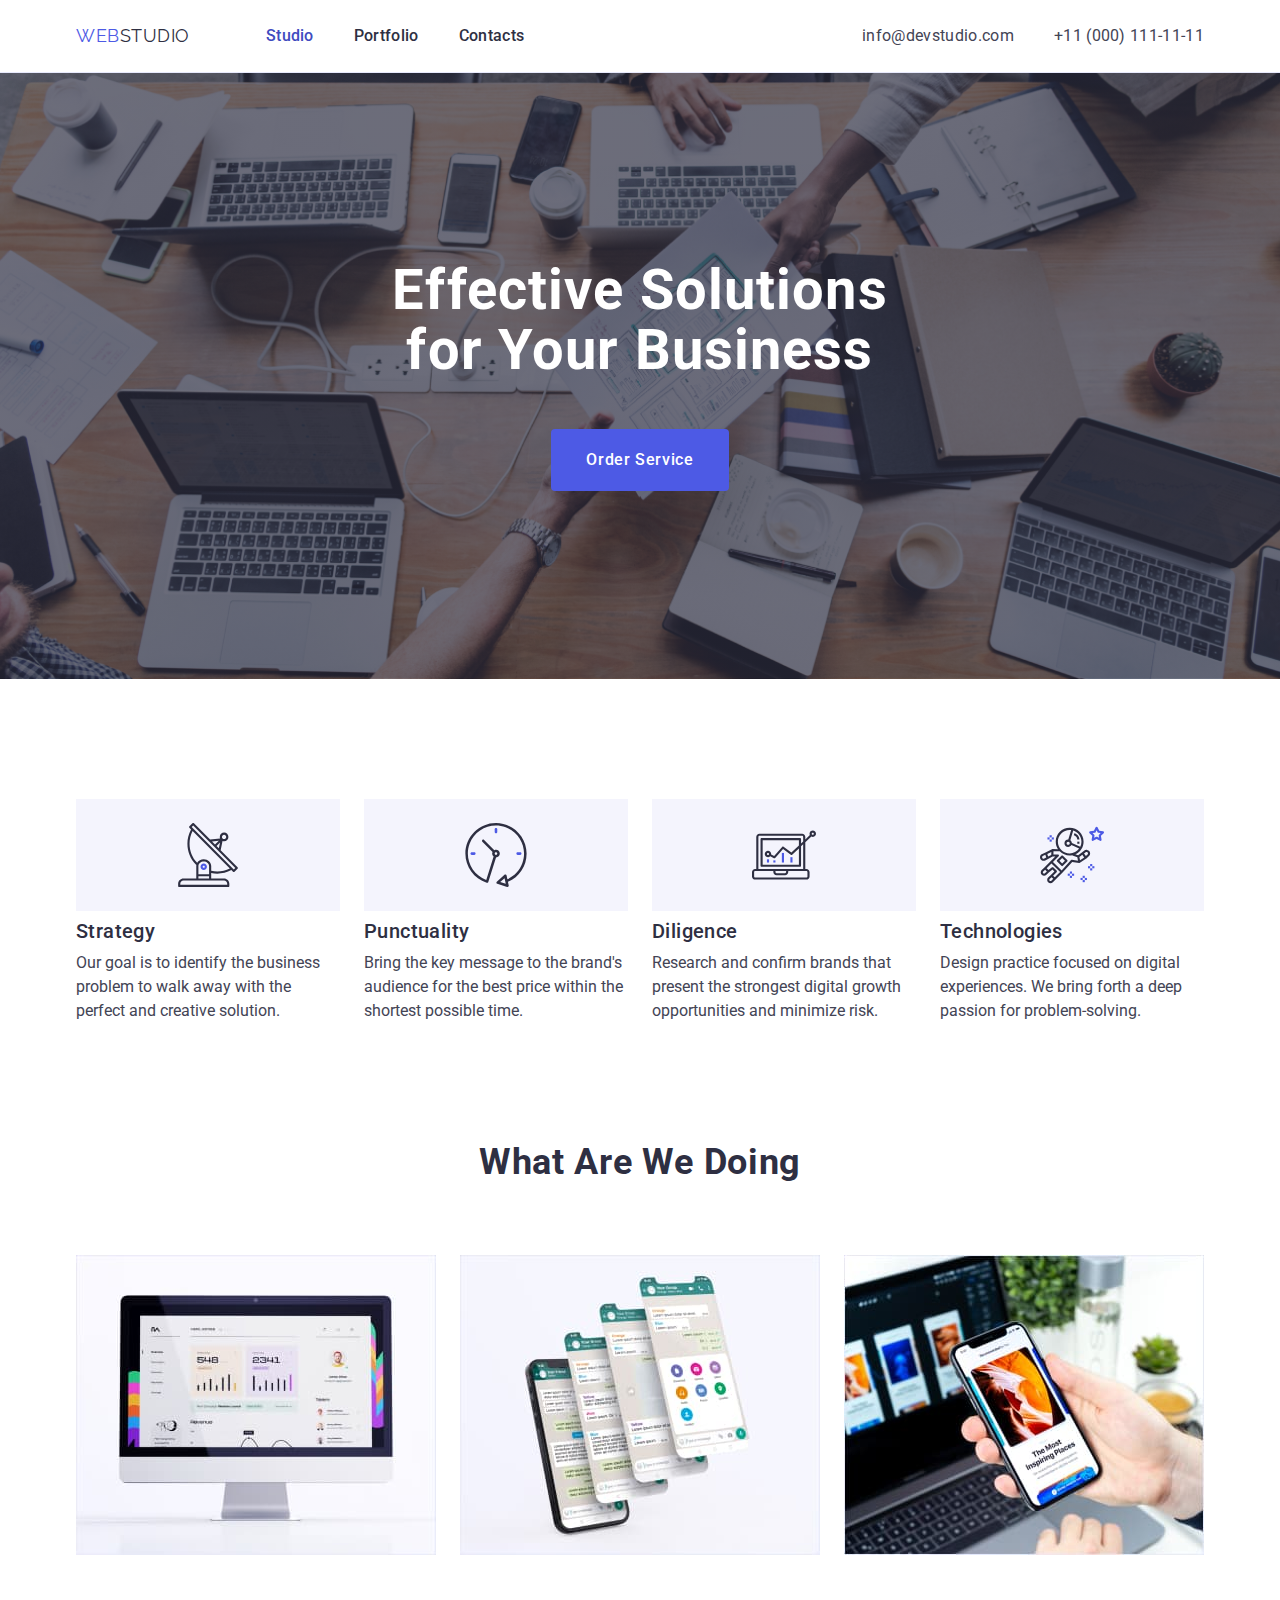
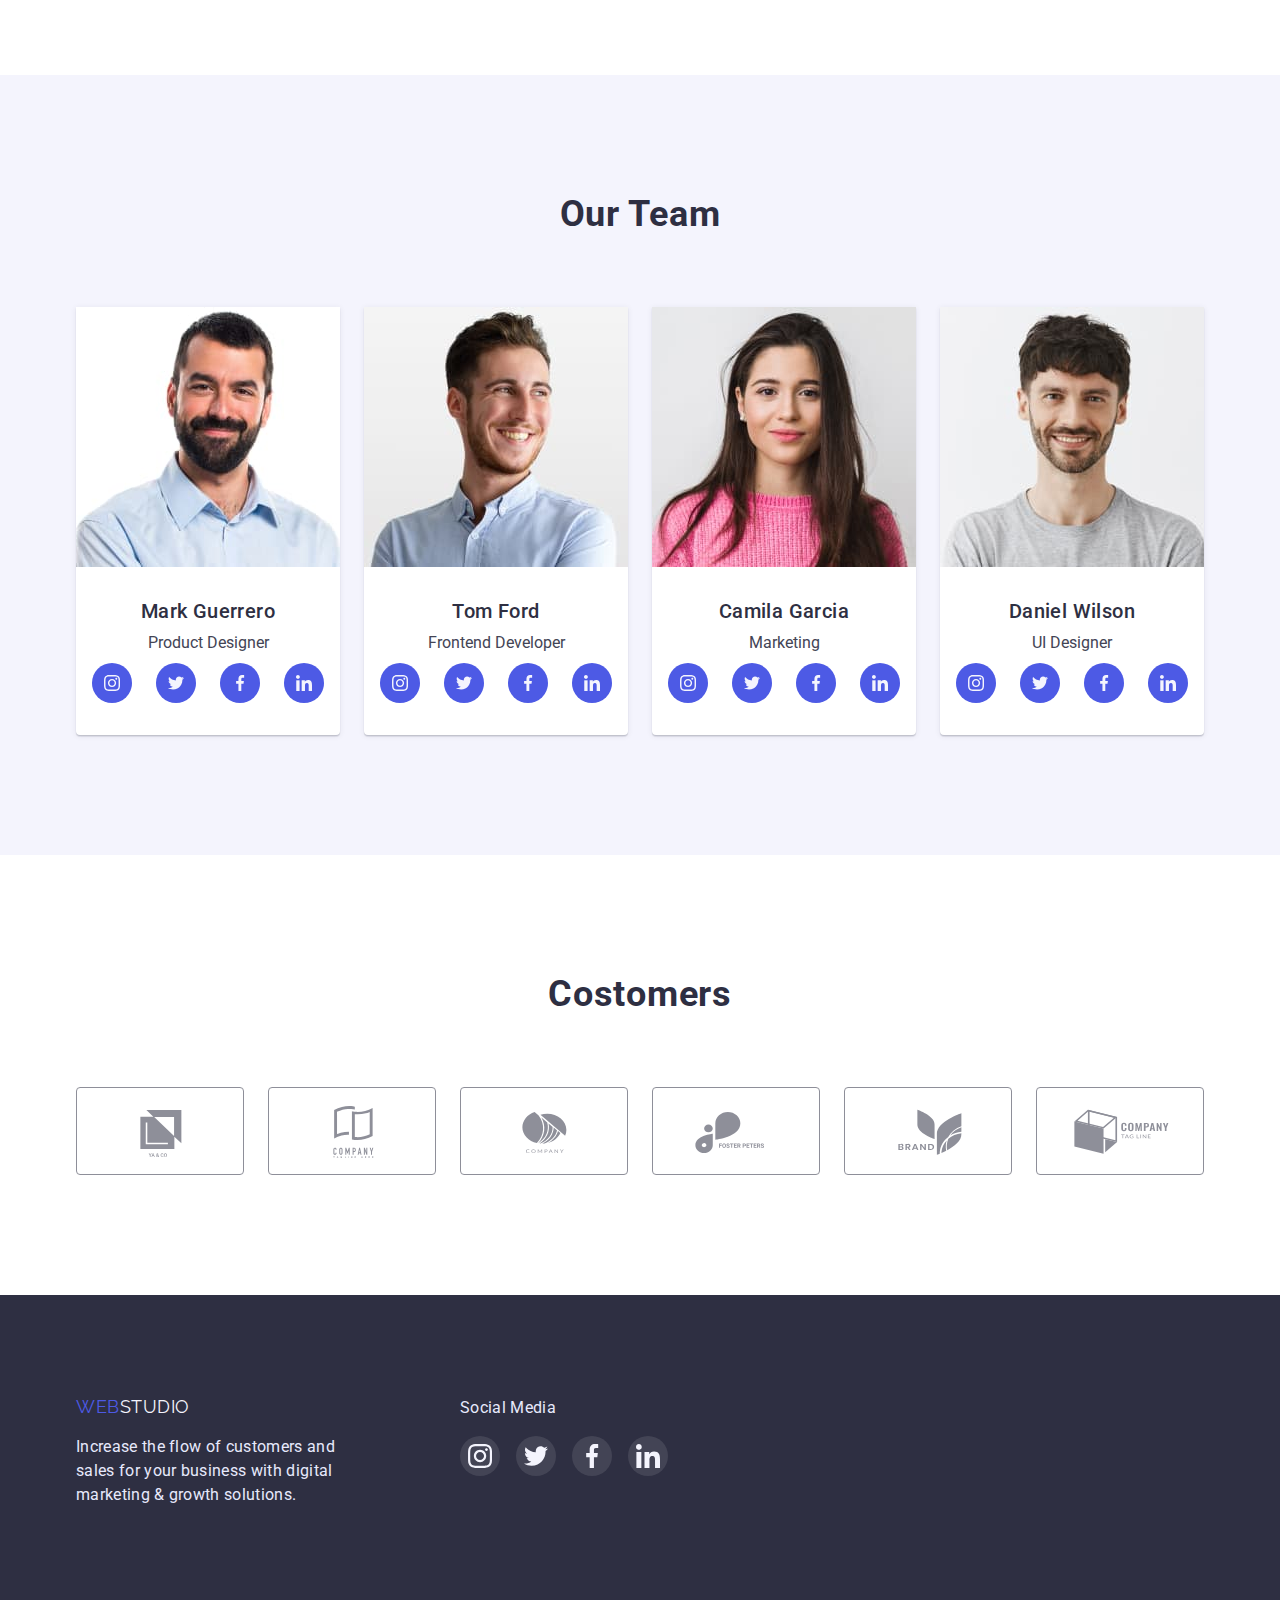
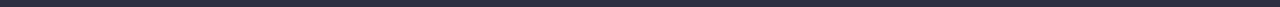
<file: index.html>
<!DOCTYPE html>
<html lang="en">
<head>
    <meta charset="UTF-8">
    <meta http-equiv="X-UA-Compatible" content="IE=edge">
    <meta name="viewport" content="width=device-width, initial-scale=1.0">
    <title>Document</title>
    <link rel="stylesheet" href="https://cdnjs.cloudflare.com/ajax/libs/modern-normalize/1.1.0/modern-normalize.min.css">
    <link rel="preconnect" href="https://fonts.googleapis.com">
    <link rel="preconnect" href="https://fonts.gstatic.com" crossorigin>
    <link href="https://fonts.googleapis.com/css2?family=Raleway:wght@800&family=Roboto:wght@400;500;700&display=swap"
        rel="stylesheet">
    <link rel="stylesheet" href="./css/styles.css">
</head>
<body>
    <header class="header"> 
        <div class="container-nav">
        <nav class="site-nav-main">
            <a href="./index.html" class="logo"> <span class="logo-one">Web</span>Studio</a>
            <ul class="site-nav">
                <li class="item"><a href="" class="link current">Studio</a></li>
                <li class="item"><a href="./portfolio.html" class="link">Portfolio</a></li>
                <li class="item"><a href="" class="link">Contacts</a></li>
            </ul>
        </nav>
        <address class="auto-nav-main">
            <ul class="auth-nav">
                <li class="item"><a href="mailto:info@devstudio.com" class="link">info@devstudio.com</a></li>
                <li class="item"><a href="tel:+110001111111"  class="link">+11 (000) 111-11-11</a></li>
            </ul>
        </address>
        </div>
    </header>
    <!-- Hero -->
    <main>
        <div class="hero-main">
        <section class="hero">
            <div class="container">
            <h1 class="hero-title">Effective Solutions
            for Your Business</h1>
            <button type="button" class="hero-button">Order Service</button>
            </div>
        </section>
        </div>
        <section class="section">
            <div class="container">
            <h2 hidden class="visually-hidden">Quality</h2>
            <ul class="qualities-items">
                <li class="section-discription">
                    <div class="icons-discription">
                        <svg class="icon-discrip" width="64" height="64">
                            <use href="./images/icons.svg#icon-antenna-1"></use>
                        </svg>
                    </div>
                <h3 class="section-title">Strategy</h3>
                 <p class="section-text">Our goal is to identify the business
                  problem to walk away with the perfect and creative solution.</p>
                </li>
                <li class="section-discription">
                    <div class="icons-discription">
                        <svg class="icon-discrip" width="64" height="64">
                            <use href="./images/icons.svg#icon-clock-1">
                        </svg>
                    </div>
                    <h3 class="section-title">Punctuality</h3>
                    <p class="section-text">Bring the key message to the brand's audience for the best price within the shortest possible time.</p>
                </li>
                <li class="section-discription">
                    <div class="icons-discription">
                        <svg class="icon-discrip" width="64" height="64">
                            <use href="./images/icons.svg#icon-diagram-1">
                        </svg>
                    </div>
                    <h3 class="section-title">Diligence</h3>
                    <p class="section-text">Research and confirm brands that present the strongest digital growth opportunities and minimize risk.</p>
                </li>
                <li class="section-discription">
                    <div class="icons-discription">
                        <svg class="icon-discrip" width="64" height="64">
                            <use href="./images/icons.svg#icon-astronaut-1">
                        </svg>
                    </div>
                    <h3 class="section-title">Technologies</h3>
                    <p class="section-text">Design practice focused on digital experiences. We bring forth a deep passion for problem-solving.</p>
                </li>
            </ul>
            </div>
        </section>
        
        <!-- What we are doing -->
        <section class="section-doing">
        <div class="container">
            <h2 class="possibilities-title">What are we doing</h2>
            <ul class="possibilities-pics">
                <li class="pics"> <img src="./images/computer.jpg" alt="Computer" width="360"></li>
                <li class="pics"> <img src="./images/iphones.jpg" alt="Iphones" width="360"></li>
                <li class="pics"> <img src="./images/phone-hand.jpg" alt="Phone" width="360"></li>
            </ul>
        </div>
        </section>
        <!-- Our team -->
        <section class="team">
            <div class="container">
            <h2 class="team-title">Our Team</h2>
            <ul class="main-team">
                <li class="team-link">
                    <img src="./images/mark.jpg" alt="Mark Guerrero Product Designer" width="264">
                    <div class="team-info"> 
                    <h3 class="team-person">Mark Guerrero</h3>
                    <p class="team-text ">Product Designer</p>
                    <ul class="soc-list">
                        <li class="team-soc-links"> 
                            <a class="team-soc-link" href="">
                                <svg class="soc-icon" width="16" height="16">
                                    <use href="./images/icons.svg#icon-instagram-2"></use>
                                </svg>
                            </a>
                        </li>
                        <li class="team-soc-links"> 
                            <a class="team-soc-link" href="">
                                <svg class="soc-icon" width="16" height="16">
                                    <use href="./images/icons.svg#icon-twitter-1"></use>
                                </svg>
                            </a>
                        </li>
                        <li class="team-soc-links"> 
                            <a class="team-soc-link" href="">
                            <svg class="soc-icon" width="16" height="16">
                                <use href="./images/icons.svg#icon-facebook-1"></use>
                            </svg>
                            </a>
                        </li>
                        <li class="team-soc-links"> 
                            <a class="team-soc-link" href="">
                            <svg class="soc-icon" width="16" height="16">
                                <use href="./images/icons.svg#icon-linkedin-1"></use>
                            </svg>
                            </a>
                        </li>
                    </ul>
                    </div>
                </li>
                <li class="team-link">
                    <img src="./images/tom.jpg" alt="Tom Ford Frontend Developer" width="264">
                    <div class="team-info">
                    <h3 class="team-person">Tom Ford</h3>
                    <p class="team-text ">Frontend Developer</p>
                    <ul class="soc-list">
                        <li class="team-soc-links">
                            <a class="team-soc-link" href="">
                                <svg class="soc-icon" width="16" height="16">
                                    <use href="./images/icons.svg#icon-instagram-2"></use>
                                </svg>
                            </a>
                        </li>
                        <li class="team-soc-links">
                            <a class="team-soc-link" href="">
                                <svg class="soc-icon" width="16" height="16">
                                    <use href="./images/icons.svg#icon-twitter-1"></use>
                                </svg>
                            </a>
                        </li>
                        <li class="team-soc-links">
                            <a class="team-soc-link" href="">
                                <svg class="soc-icon" width="16" height="16">
                                    <use href="./images/icons.svg#icon-facebook-1"></use>
                                </svg>
                            </a>
                        </li>
                        <li class="team-soc-links">
                            <a class="team-soc-link" href="">
                                <svg class="soc-icon" width="16" height="16">
                                    <use href="./images/icons.svg#icon-linkedin-1"></use>
                                </svg>
                            </a>
                        </li>
                    </ul>
                    </div>
                </li>
                <li class="team-link">
                    <img src="./images/camila.jpg" alt="Cfmila Garcia Marketing" width="264">
                    <div class="team-info">
                    <h3 class="team-person">Camila Garcia</h3>
                    <p class="team-text ">Marketing</p>
                    <ul class="soc-list">
                        <li class="team-soc-links">
                            <a class="team-soc-link" href="">
                                <svg class="soc-icon" width="16" height="16">
                                    <use href="./images/icons.svg#icon-instagram-2"></use>
                                </svg>
                            </a>
                        </li>
                        <li class="team-soc-links">
                            <a class="team-soc-link" href="">
                                <svg class="soc-icon" width="16" height="16">
                                    <use href="./images/icons.svg#icon-twitter-1"></use>
                                </svg>
                            </a>
                        </li>
                        <li class="team-soc-links">
                            <a class="team-soc-link" href="">
                                <svg class="soc-icon" width="16" height="16">
                                    <use href="./images/icons.svg#icon-facebook-1"></use>
                                </svg>
                            </a>
                        </li>
                        <li class="team-soc-links">
                            <a class="team-soc-link" href="">
                                <svg class="soc-icon" width="16" height="16">
                                    <use href="./images/icons.svg#icon-linkedin-1"></use>
                                </svg>
                            </a>
                        </li>
                    </ul>
                    </div>
                </li>
                <li class="team-link">
                    <img src="./images/last.jpg" alt="Daniel Wilson UI Designer" width="264" >
                    <div class="team-info">
                    <h3 class="team-person">Daniel Wilson</h3>
                    <p class="team-text ">UI Designer</p>
                    <ul class="soc-list">
                        <li class="team-soc-links">
                            <a class="team-soc-link" href="">
                                <svg class="soc-icon" width="16" height="16">
                                    <use href="./images/icons.svg#icon-instagram-2"></use>
                                </svg>
                            </a>
                        </li>
                        <li class="team-soc-links">
                            <a class="team-soc-link" href="">
                                <svg class="soc-icon" width="16" height="16">
                                    <use href="./images/icons.svg#icon-twitter-1"></use>
                                </svg>
                            </a>
                        </li>
                        <li class="team-soc-links">
                            <a class="team-soc-link" href="">
                                <svg class="soc-icon" width="16" height="16">
                                    <use href="./images/icons.svg#icon-facebook-1"></use>
                                </svg>
                            </a>
                        </li>
                        <li class="team-soc-links">
                            <a class="team-soc-link" href="">
                                <svg class="soc-icon" width="16" height="16">
                                    <use href="./images/icons.svg#icon-linkedin-1"></use>
                                </svg>
                            </a>
                        </li>
                    </ul>
                    </div>
                </li>
            </ul>
            </div>
        </section>
        <section class="costumers">
            <div class="container">
                <h2 class="costumers-title">Costomers</h2>
                <ul class="costumers-list">
                    <li class="costumer-item">
                        <a class="costumer-link" href="#">
                            <svg class="costumer-icon" width="104" height="56">
                                <use href="./images/icons.svg#icon-Logo"></use>
                            </svg>
                        </a> 
                    </li>
                    <li class="costumer-item">
                        <a class="costumer-link" href="#">
                            <svg class="costumer-icon" width="104" height="56">
                                <use href="./images/icons.svg#icon-Logo-1"></use>
                            </svg>
                        </a> 
                    </li>
                    <li class="costumer-item">
                        <a class="costumer-link" href="#">
                            <svg class="costumer-icon" width="104" height="56">
                                <use href="./images/icons.svg#icon-Logo-2"></use>
                            </svg>
                        </a> 
                    </li>
                    <li class="costumer-item">
                        <a class="costumer-link" href="#">
                            <svg class="costumer-icon" width="104" height="56">
                                <use href="./images/icons.svg#icon-Logo-3"></use>
                            </svg>
                        </a> 
                    </li>
                    <li class="costumer-item">
                        <a class="costumer-link" href="#">
                            <svg class="costumer-icon" width="104" height="56">
                                <use href="./images/icons.svg#icon-Logo-4"></use>
                            </svg>
                        </a> 
                    </li>
                    <li class="costumer-item">
                        <a class="costumer-link" href="#">
                            <svg class="costumer-icon" width="104" height="56">
                                <use href="./images/icons.svg#icon-Logo-5"></use>
                            </svg>
                        </a> 
                    </li>
                </ul>
            </div>
        </section>
    </main>
<!-- the end of the paje -->
<footer class="footer">
    <div class="container-wrap">
    <div class="logo-main-footer"><a href="./index.html" class="footer-logo"> <span class="logo-one">Web</span>Studio</a>
    <p class="footer-text">Increase the flow of customers and 
        sales for your business with digital marketing & growth solutions.</p>
    </div>
    <div class="social-media">
        <p class="contact-text">Social Media</p>
        <ul class="soc-list-footer">
            <li class="footer-soc-links">
                <a class="footer-soc-link" href="">
                    <svg class="footer-icon" width="24" height="24">
                        <use href="./images/icons.svg#icon-instagram-2"></use>
                    </svg>
                </a>
            </li>
            <li class="footer-soc-links">
                <a class="footer-soc-link" href="">
                    <svg class="footer-icon" width="24" height="24">
                        <use href="./images/icons.svg#icon-twitter-1"></use>
                    </svg>
                </a>
            </li>
            <li class="footer-soc-links">
                <a class="footer-soc-link" href="">
                    <svg class="footer-icon" width="24" height="24">
                        <use href="./images/icons.svg#icon-facebook-1"></use>
                    </svg>
                </a>
            </li>
            <li class="footer-soc-links">
                <a class="footer-soc-link" href="">
                    <svg class="footer-icon" width="24" height="24">
                        <use href="./images/icons.svg#icon-linkedin-1"></use>
                    </svg>
                </a>
            </li>
        </ul>
    </div>
    </div>
</footer>
</body>
</file>
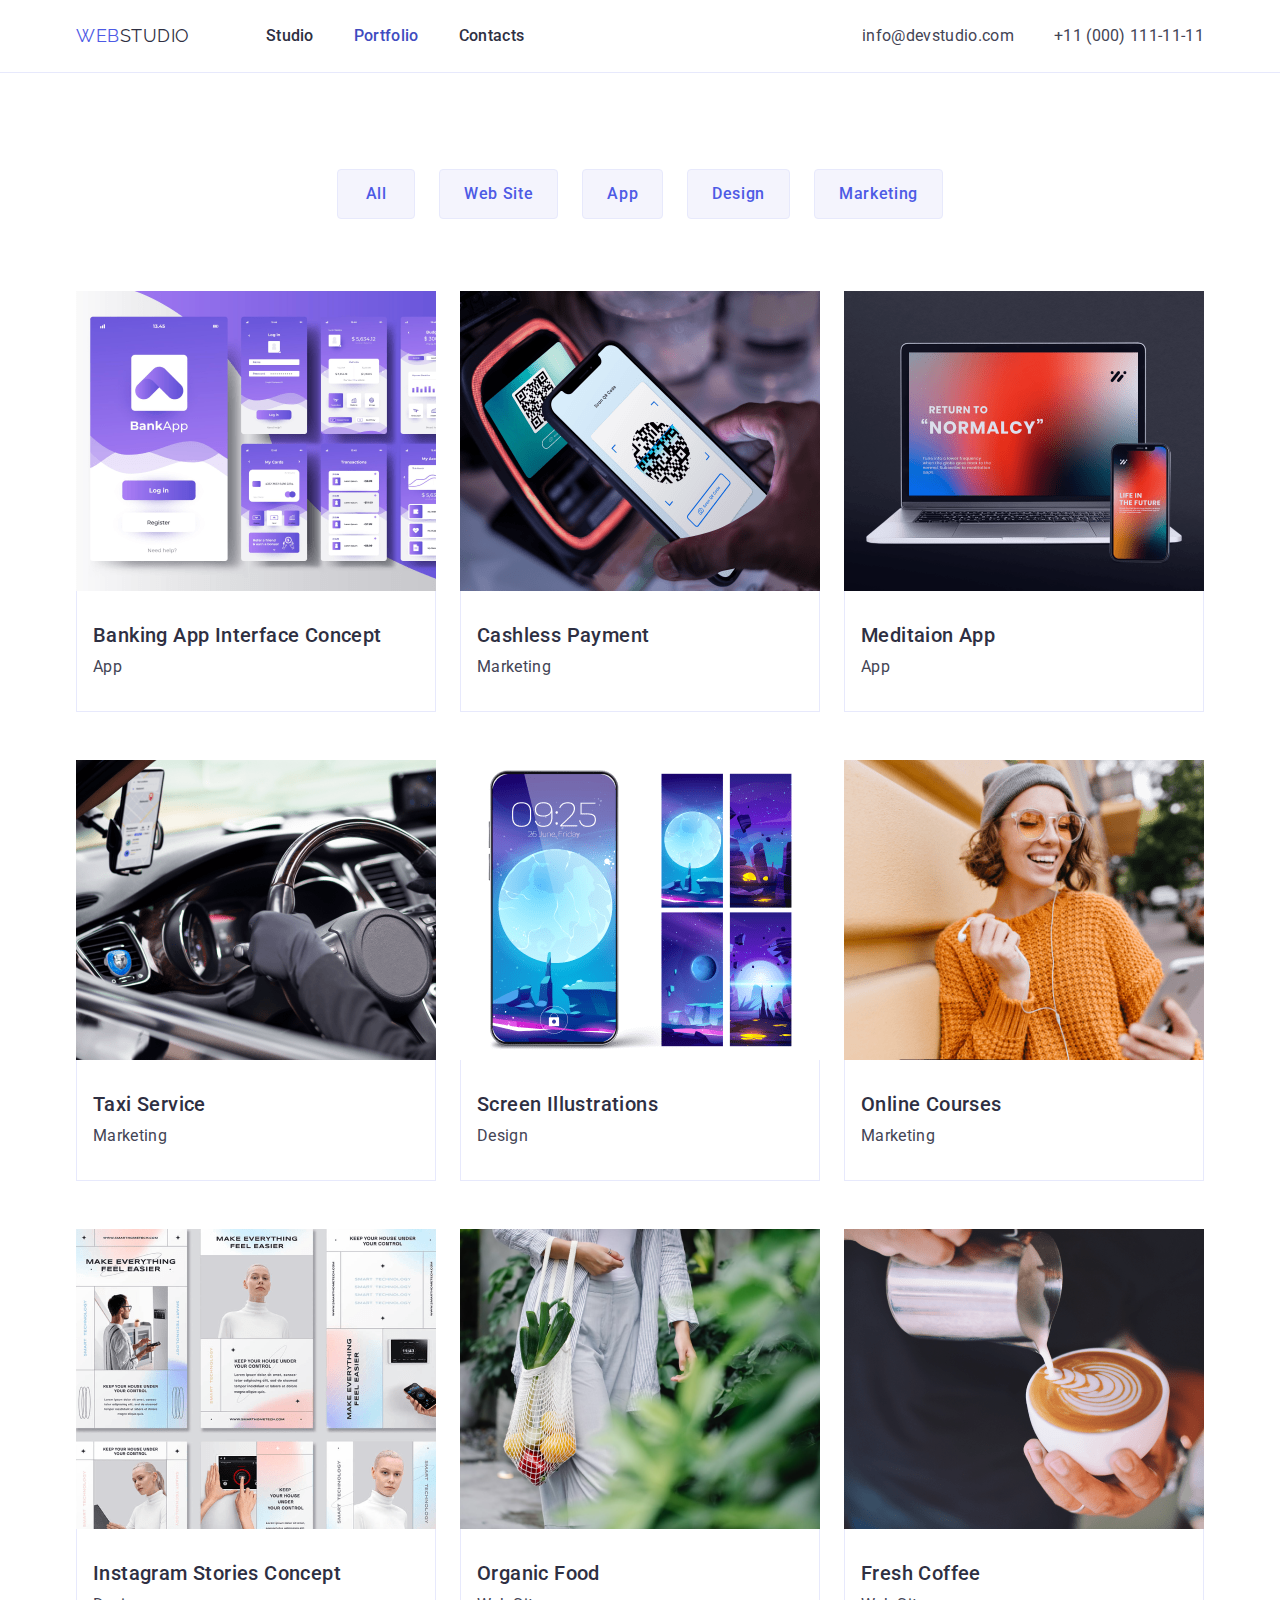
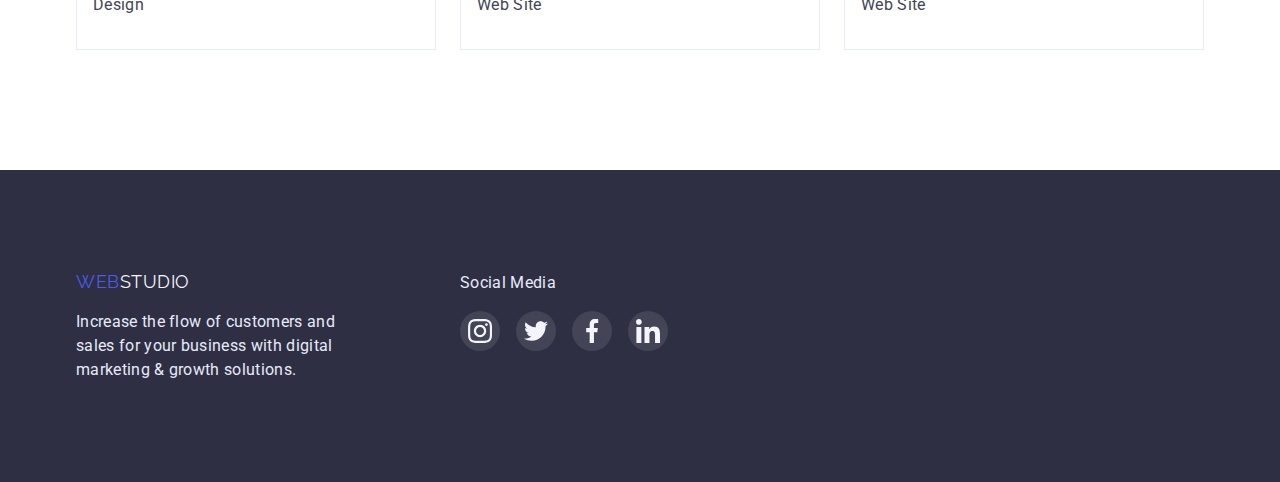
<file: portfolio.html>
<!DOCTYPE html>
<html lang="en">
<head>
    <meta charset="UTF-8">
    <meta http-equiv="X-UA-Compatible" content="IE=edge">
    <meta name="viewport" content="width=device-width, initial-scale=1.0">
    <title>Document</title>
    <link rel="stylesheet" href="https://cdnjs.cloudflare.com/ajax/libs/modern-normalize/1.1.0/modern-normalize.min.css">
    <link rel="preconnect" href="https://fonts.googleapis.com">
    <link rel="preconnect" href="https://fonts.gstatic.com" crossorigin>
    <link href="https://fonts.googleapis.com/css2?family=Raleway:wght@800&family=Roboto:wght@400;500;700&display=swap"
        rel="stylesheet">
    <link rel="stylesheet" href="./css/styles.css">
    </head>
    
    <body>
        <header class="header">
            <div class="container-nav">
            <nav class="site-nav-main">
                <a href="./index.html" class="logo"> <span class="logo-one">Web</span>Studio</a>
                <ul class="site-nav">
                    <li class="item"><a href="./index.html" class="link">Studio</a></li>
                    <li class="item"><a href="" class="link current">Portfolio</a></li>
                    <li class="item"><a href="" class="link">Contacts</a></li>
                </ul>
            </nav>
            <address class="auto-nav-main">
                <ul class="auth-nav">
                    <li class="item"><a href="mailto:info@devstudio.com" class="link">info@devstudio.com</a></li>
                    <li class="item"><a href="tel:+110001111111" class="link">+11 (000) 111-11-11</a></li>
                </ul>
            </address>
            </div>
        </header>
        <main>
            <section class="section-portfoio">
                <div class="container">
                <h1 hidden class="visually-hidden">Portfolio</h1>
                <ul class="list">
                    <li class="button-portfolio"><button type="button" class="list-button">All</button></li>
                    <li class="button-portfolio"><button type="button" class="list-button">Web Site</button></li>
                    <li class="button-portfolio"><button type="button" class="list-button">App</button></li>
                    <li class="button-portfolio"><button type="button" class="list-button">Design</button></li>
                    <li class="button-portfolio"><button type="button" class="list-button">Marketing</button></li>
                </ul>
                <ul class="container-products">
                    <li class="items">
                        <a class="items-link" href="#">
                        <img src="./images/banking-min.png" alt="App Interface" width="360">
                        <div class="items-portfolio">
                        <h2 class="items-title">Banking App Interface Concept</h2>
                        <p class="items-text">App</p>
                        </div>
                        </a>
                    </li>
                    <li class="items">
                        <a class="items-link" href="#">
                        <img src="./images/paymant-min.png" alt="Payment" width="360">
                        <div class="items-portfolio">
                        <h2 class="items-title">Cashless Payment</h2>
                        <p class="items-text">Marketing</p>
                        </div>
                        </a>
                    </li>
                    <li class="items">
                        <a class="items-link" href="#">
                        <img src="./images/app-min.png" alt="App" width="360">
                        <div class="items-portfolio">
                        <h2 class="items-title">Meditaion App</h2>
                        <p class="items-text">App</p>
                        </div>
                        </a>
                    </li>
                    <li class="items">
                        <a class="items-link" href="#">
                        <img src="./images/taxi-min.png" alt="Taxi Service" width="360">
                        <div class="items-portfolio">
                        <h2 class="items-title">Taxi Service</h2>
                        <p class="items-text">Marketing</p>
                        </div>
                        </a>
                    </li>
                    <li class="items">
                        <a class="items-link" href="#">
                        <img src="./images/illustration-min.png" alt="Illustrations" width="360">
                        <div class="items-portfolio">
                        <h2 class="items-title">Screen Illustrations</h2>
                        <p class="items-text">Design</p>
                        </div>
                        </a>
                    </li>
                    <li class="items">
                        <a class="items-link" href="#">
                        <img src="./images/courses-min.png" alt="Courses" width="360">
                        <div class="items-portfolio">
                        <h2 class="items-title">Online Courses</h2>
                        <p class="items-text">Marketing</p>
                        </div>
                        </a>
                    </li>
                    <li class="items">
                        <a class="items-link" href="#">
                        <img src="./images/stories-min.png" alt="Instagram" width="360">
                        <div class="items-portfolio">
                        <h2 class="items-title">Instagram Stories Concept</h2>
                        <p class="items-text">Design</p>
                        </div>
                        </a>
                    </li>
                    <li class="items">
                        <a class="items-link" href="#">
                        <img src="./images/organic.png" alt="Food" width="360">
                        <div class="items-portfolio">
                        <h2 class="items-title">Organic Food</h2>
                        <p class="items-text">Web Site</p>
                        </div>
                        </a>
                    </li>
                    <li class="items">
                        <a class="items-link" href="#">
                        <img src="./images/coffee-min.png" alt="Coffee" width="360">
                        <div class="items-portfolio">
                        <h2 class="items-title">Fresh Coffee</h2>
                        <p class="items-text">Web Site</p>
                        </div>
                        </a>
                    </li>
                </ul>
                </div>
            </section>
           
        </main>
        <footer class="footer">
            <div class="container-wrap">
                <div class="logo-main-footer"><a href="./index.html" class="footer-logo"> <span
                            class="logo-one">Web</span>Studio</a>
                    <p class="footer-text">Increase the flow of customers and
                        sales for your business with digital marketing & growth solutions.</p>
                </div>
                <div class="social-media">
                    <p class="contact-text">Social Media</p>
                    <ul class="soc-list-footer">
                        <li class="footer-soc-links">
                            <a class="footer-soc-link" href="">
                                <svg class="footer-icon" width="24" height="24">
                                    <use href="./images/icons.svg#icon-instagram-2"></use>
                                </svg>
                            </a>
                        </li>
                        <li class="footer-soc-links">
                            <a class="footer-soc-link" href="">
                                <svg class="footer-icon" width="24" height="24">
                                    <use href="./images/icons.svg#icon-twitter-1"></use>
                                </svg>
                            </a>
                        </li>
                        <li class="footer-soc-links">
                            <a class="footer-soc-link" href="">
                                <svg class="footer-icon" width="24" height="24">
                                    <use href="./images/icons.svg#icon-facebook-1"></use>
                                </svg>
                            </a>
                        </li>
                        <li class="footer-soc-links">
                            <a class="footer-soc-link" href="">
                                <svg class="footer-icon" width="24" height="24">
                                    <use href="./images/icons.svg#icon-linkedin-1"></use>
                                </svg>
                            </a>
                        </li>
                    </ul>
                </div>
            </div>
        </footer>
    </body>
</file>
<file: css/styles.css>
/* заголовки color: #2E2F42; */
/* основной текст color: #434455; */

:root {
    --main-text-color: #434455;
    --title-text-color: #2E2F42;
    --active-color: #404BBF;
    --logo-color: #4D5AE5;
    --bgc: #ffffff; 
    --secondary-bgc: #2E2F42;
}
body {
    font-family: 'Roboto', sans-serif;
    color: #434455;
    background-color: #FFFFFF;
}

p, h1, h2, h3, h4, h5, h6 {
    margin: 0;
}

ul {
    list-style: none;
    margin: 0;
    padding-left: 0;
}

a {
    text-decoration: none; 
}

img {
    display: block;
    max-width: 100%;
    height: auto;
}

.container {
    width: 1158px;
    padding-left: 15px;
    padding-right: 15px;
    margin: 0 auto;
}

.container-nav {
    display: flex;
    width: 1158px;
    padding-left: 15px;
    padding-right: 15px;
    margin: 0 auto;
}

/* ---------HEADER------------- */
.header {
    padding-top: 24px;
    padding-bottom: 24px;
    border-bottom: 1px solid #E7E9FC; 
} 

.logo {
    font-family: 'Raleway', sans-serif;
    font-size: 18px;
    line-height: 1.33;
    letter-spacing: 0.03em;
    text-transform: uppercase;
    color: #2E2F42;

    margin-right: 76px;
}

.logo:hover, .logo:focus,.logo:hover .logo-one,
.logo:focus .logo-one {
    color: #000000;
}

.logo-one {
    color: var(--logo-color);

}

.logo-one:hover, .logo-one:focus {
    color: #000000;
}


/* site nav */
.site-nav-main {
    display: flex;
}

.site-nav {
    display: flex;        
}

.site-nav .link {
    font-weight: 500;
    font-size: 16px;
    line-height: 1.5;
    letter-spacing: 0.02em;
    color: var(--title-text-color);
}
.site-nav .link:hover,.site-nav .link:focus, .site-nav .link.current {
    color: var(--active-color);
} 

.site-nav .item:not(:last-child) {
    margin-right: 40px;
}

.site-nav .item:last-child {
    margin-right: 0;
}
.auto-nav-main {
    margin-left: auto;
}

.auth-nav {
    display: flex;  
}

.auth-nav .link {
    font-style: normal;
    font-size: 16px;
    line-height: 1.5;
    letter-spacing: 0.02em;
    color: #434455;
    display: flex;
}

 .auth-nav .item:not(:last-child) {
    margin-right: 40px;
} 


.auth-nav .link:hover, .auth-nav .link:focus {
color: var(--active-color);
}

/* --------HERO------- */
.hero-main {
    background-color: var(--secondary-bgc);
}
.hero {
    background-color: var(--secondary-bgc);
    background-image: linear-gradient(rgba(46, 47, 66, 0.7),rgba(46, 47, 66, 0.7)), url(../images/people-office.jpg);
    background-repeat: no-repeat;
    background-position: center;
    background-size: cover;
    max-width: 1440px;
    margin: 0 auto;
    padding-bottom: 188px;
    padding-top: 188px;
}

.hero-title {
    font-size: 56px;
    line-height: 1.07;
    text-align: center;
    letter-spacing: 0.02em;
    color: #FFFFFF;
    width: 496px;
    margin-left: auto;
    margin-right: auto;
    margin-bottom: 48px;
}

.hero-button {
    font-family: inherit;
    background: #4D5AE5;
    font-weight: 500;
    font-size: 16px;
    line-height: 1.5;
    letter-spacing: 0.04em;
    color: #FFFFFF;
    cursor: pointer;
    display: block;
    margin-left: auto;
    margin-right: auto;
    padding: 16px 32px;
    border-radius: 4px;
    border: solid transparent; 
    
}

.hero-button:hover, .hero-button:focus {
    background-color: #404BBF;
    color: #FFFFFF;
    box-shadow: 0px 4px 4px rgba(0, 0, 0, 0.15);
}

/* -------QUALITY------- */
.visually-hidden {
    position: absolute;
    white-space: nowrap;
    width: 1px;
    height: 1px;
    overflow: hidden;
    border: 0;
    padding: 0;
    clip: rect(0 0 0 0);
    clip-path: inset(50%);
    margin: -1px;
}
.section {
    background-color: var(--bgc);
    padding-top: 120px;
    padding-bottom: 120px;
}

.section-discription:not(:last-child) {
    margin-right: 24px;
}

.section-discription {
    width: 264px;
}

.qualities-items {
    display: flex;
}

.icons-discription {
    display: flex;
    justify-content: center;
    align-items: center;
    background-color: #F4F4FD;
    height: 112px;
    width: 264px;
    margin-bottom: 8px;
}

.section-title {
    font-weight: 500;
    font-size: 20px;
    line-height: 1.2;
    letter-spacing: 0.02em;
    color: var(--title-text-color);
    margin-bottom: 8px;
}

.section-text {
    font-size: 16px;
    line-height: 1.5;
    letter-spacing: 0.02; 
    color: var(--main-text-color);
}

.section-doing {
padding-bottom: 120px;
}

.possibilities-pics {
    display: flex;
}

.pics {
    width: 360px;
}

.pics:not(:last-child) {
    margin-right: 24px;
}

.possibilities-title {
    text-transform: capitalize;
    background-color: var(--bgc);
    font-size: 36px;
    line-height: 1.11;
    text-align: center;
    letter-spacing: 0.02em;
    color: var(--title-text-color);
    margin-bottom: 72px;
}

.team {
    background-color:#F4F4FD;
    padding-top: 120px;
    padding-bottom: 120px;
}

.main-team {
    display: flex;
}

.team-title {
    font-size: 36px;
    line-height: 1.11;
    text-align: center;
    letter-spacing: 0.02em;
    color: var(--title-text-color);
    margin-bottom: 72px;
}

.team-link {
    background-color: var(--bgc);
    width: 264px;
    border-radius: 0px 0px 4px 4px;
    box-shadow: 0px 1px 6px rgba(46, 47, 66, 0.08), 0px 1px 1px rgba(46, 47, 66, 0.16), 0px 2px 1px rgba(46, 47, 66, 0.08);
}

.team-link:not(:last-child) {
    margin-right: 24px; 
}

.team-info {
    padding: 32px 16px;
}
.team-person {
    text-align: center;
    font-weight: 500;
    font-size: 20px;
    line-height: 1.2;
    letter-spacing: 0.02em;
    color: var(--title-text-color);
    margin-bottom: 8px;
}

.team-text {
    text-align: center;
    font-size: 16px;
    line-height: 1.5;
    letter-spacing: 0.02;
    color: var(--main-text-color);
    margin-bottom: 8px;
}

.soc-list {
    display: flex;
    justify-content: center;
    gap: 24px;
}

.team-soc-links {
    width: 40px;
    height: 40px;
}

.team-soc-link {
    width: 100%;
    height: 100%;
    border-radius: 50%;
    display: flex;
    justify-content: center;
    align-items: center;
    background-color: #4D5AE5;
}

.team-soc-link:hover, .team-soc-link:focus {
    background-color: var(--active-color);
}

.costumers {
    padding-top: 120px;
    padding-bottom: 120px;
}
.costumers-title {
    font-size: 36px;
    line-height: 1.11;
    text-align: center;
    letter-spacing: 0.02em;
    color: var(--title-text-color);
    margin-bottom: 72px;
}

.costumers-list {
    display: flex;
    justify-content: center;
    gap: 24px;
}

.costumer-item {
    width: 168px;
    height: 88px;
}

.costumer-link {
    display: flex;
    align-items: center;
    justify-content: center;
    width: 100%;
    height: 100%;
    border: 1px solid #8E8F99;
    border-radius: 4px;
    color: #8E8F99;
}

.costumer-link:hover,
.costumer-link:focus {
    color: var(--active-color);
    border-color: var(--active-color);
}

.costumer-icon {
    fill: currentColor;
}

/* ----FOOTER------ */
.container-wrap {
    width: 1158px;
        padding-left: 15px;
        padding-right: 15px;
        margin: 0 auto;
    display: flex;
    align-items: baseline;
}

.contact-text {
    font-size: 16px;
    line-height: 1.5;
    letter-spacing: 0.02em;
    color: #E7E9FC;
    margin-bottom: 16px;
}
.soc-list-footer {
    display: flex;
    gap: 16px;
}

.footer-soc-links {
    width: 40px;
    height: 40px;
}

.footer-soc-link {
    width: 100%;
    height: 100%;
    border-radius: 50%;
    display: flex;
    justify-content: center;
    align-items: center;
    background: rgba(255, 255, 255, 0.1);
}

.footer-soc-link:hover, .footer-soc-link:focus {
    background: #31D0AA;
}

.footer {
    background-color: var(--secondary-bgc);
    padding-top: 100px;
    padding-bottom: 100px;
}

.footer-logo {
    font-family: 'Raleway', sans-serif;
    font-size: 18px;
    line-height: 1.33;
    letter-spacing: 0.03em;
    text-transform: uppercase;
    color: #F4F4FD;
}

.footer-logo:hover,.footer-logo:focus,.footer-logo:hover .logo-one,
.footer-logo:focus .logo-one {
    color: #000000;
}
.logo-main-footer {
    display: inline-block;
    margin-right: 120px;
}


.footer-text {
    width: 264px;
    font-size: 16px;
    line-height: 1.5;
    letter-spacing: 0.02em;
    color: #E7E9FC;
    margin-top: 16px;
}

/* -----PORTFOLIO------ */
.section-portfoio {
    padding-top: 96px;
    padding-bottom: 120px;
}

.list {
    display: flex;
    justify-content: center;
    margin-bottom: 72px;
}
.button-portfolio:not(:last-child) {
    margin-right: 24px;
}
.list-button{
    background: #F4F4FD;
    font-family: 'Roboto', sans-serif;
    font-style: normal;
    font-weight: 500;
    font-size: 16px;
    line-height: 1.5;
    letter-spacing: 0.04em;
    color: #4D5AE5;
    cursor: pointer;
    

    align-items: center;
    padding: 12px 24px;
    min-width: 78px;
    min-height: 48px;
    border: 1px solid #E7E9FC;
    border-radius: 4px;
}

.list-button:hover, .list-button:focus {
    background: #404BBF;
    color: #ffffff;
    border-color: transparent;
    box-shadow: 0px 3px 1px rgba(0, 0, 0, 0.1), 0px 2px 1px rgba(0, 0, 0, 0.08), 0px 2px 2px rgba(0, 0, 0, 0.12);
}

.container-products {
    display: flex;
    flex-wrap: wrap;
}

.items-portfolio {
    padding: 32px 16px;
    border: 1px solid #E7E9FC;
    border-top: none;
}

.items {
    width: 360px;
    margin-right: 24px;
    margin-bottom: 48px;
}

.items-link:hover,
.items-link:focus {
    box-shadow: 0px 1px 6px rgba(46, 47, 66, 0.08), 0px 1px 1px rgba(46, 47, 66, 0.16), 0px 2px 1px rgba(46, 47, 66, 0.08);
    display: block;
    height: 100%;
    width: 100%;
}

.items:nth-child(3n) {
    margin-right: 0;
}

.items:nth-last-child(-n+3) {
    margin-bottom: 0;
}

.items-title {
    font-weight: 500;
    font-size: 20px;
    line-height: 1.2;
    letter-spacing: 0.02em;
    color: var(--title-text-color);
    margin-bottom: 8px;
}

.items-text {
    font-size: 16px;
    line-height: 1.5;
    letter-spacing: 0.02em;
    color: var(--main-text-color);
}
</file>
